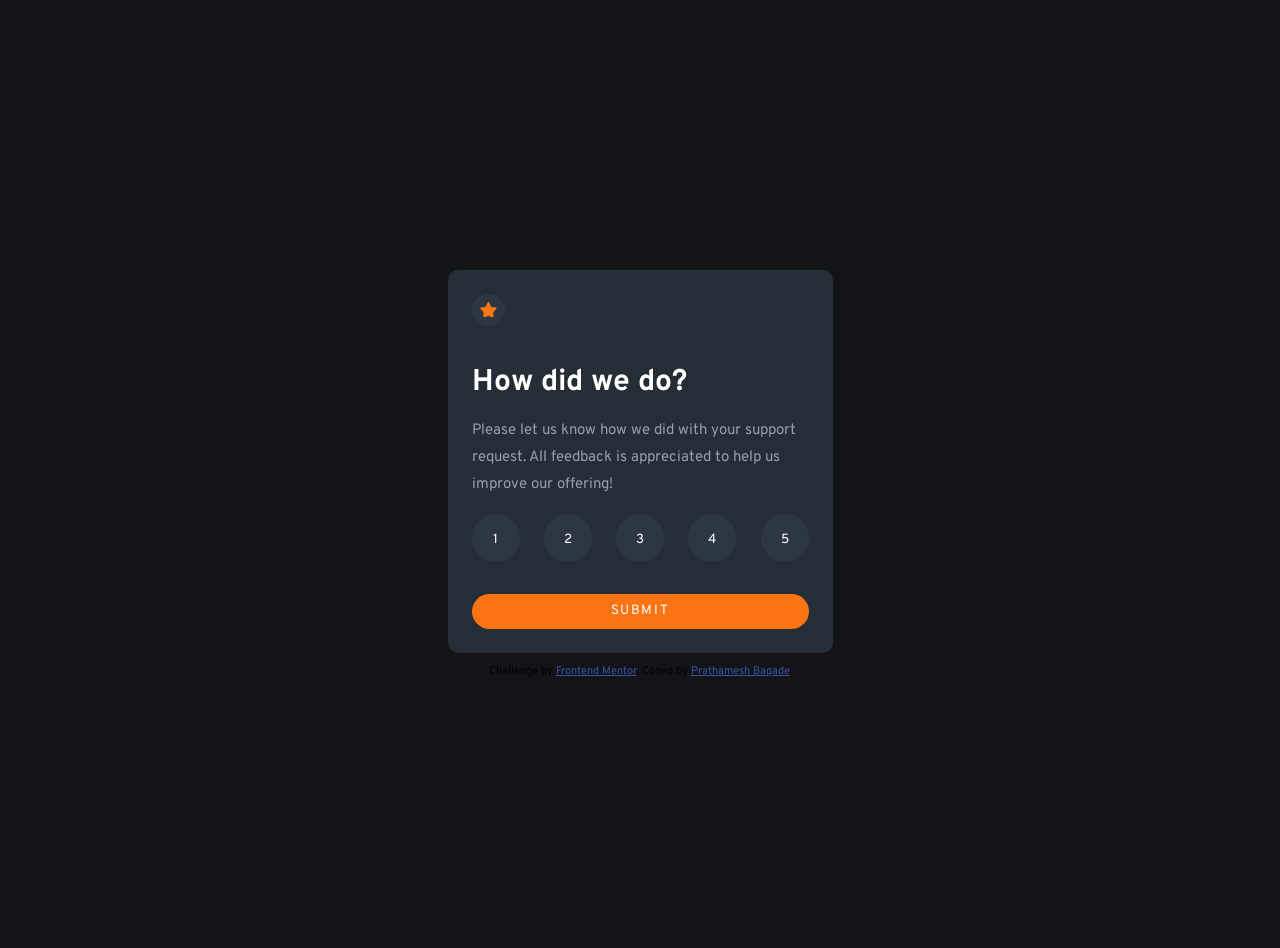
<file: interactive-rating-component-main/index.html>
<!DOCTYPE html>
<html lang="en">
<head>
  <meta charset="UTF-8">
  <meta name="viewport" content="width=device-width, initial-scale=1.0"> <!-- displays site properly based on user's device -->

  <link rel="icon" type="image/png" sizes="32x32" href="./images/favicon-32x32.png">
  <link rel="stylesheet" href="style.css">
  <title>Frontend Mentor | Interactive rating component</title>

  <!-- Feel free to remove these styles or customise in your own stylesheet 👍 -->
 
</head>
<body>

  <main>
    <div class="main-container">
      <img src="./images/icon-star.svg" alt="star">
      <h1>How did we do?</h1>
      <p>Please let us know how we did with your support request. All feedback is appreciated 
        to help us improve our offering!
      </p>
      <ul>
        <li><button class="btn">1</button></li>
        <li><button class="btn">2</button></li>
        <li><button class="btn">3</button></li>
        <li><button class="btn">4</button></li>
        <li><button class="btn">5</button></li>
      </ul>


      <button class="btn-submit" id="submit">Submit
      </button>
    </div>



    <div class="thank-you hidden ">
      <img src="./images/illustration-thank-you.svg" >
      <p class="gray">You selected <span id="rating"></span> out of 5</p>
      <h2>Thank you!</h2>
      <p>We appreciate you taking the time to give a rating. If you ever need more support, 
        don’t hesitate to get in touch!</p>
    </div>
  </main>

  <!-- Rating state start -->

  

  

  <!-- Rating state end -->

  <!-- Thank you state start -->

  

  

  

  <!-- Thank you state end -->

  
  <div class="attribution">
    Challenge by <a href="https://www.frontendmentor.io?ref=challenge" target="_blank">Frontend Mentor</a>. 
    Coded by <a href="https://app.netlify.com/teams/mritachi008/overview">Prathamesh Bagade</a>.
  </div>

  <script src="main.js"></script>
</body>
</html>
</file>
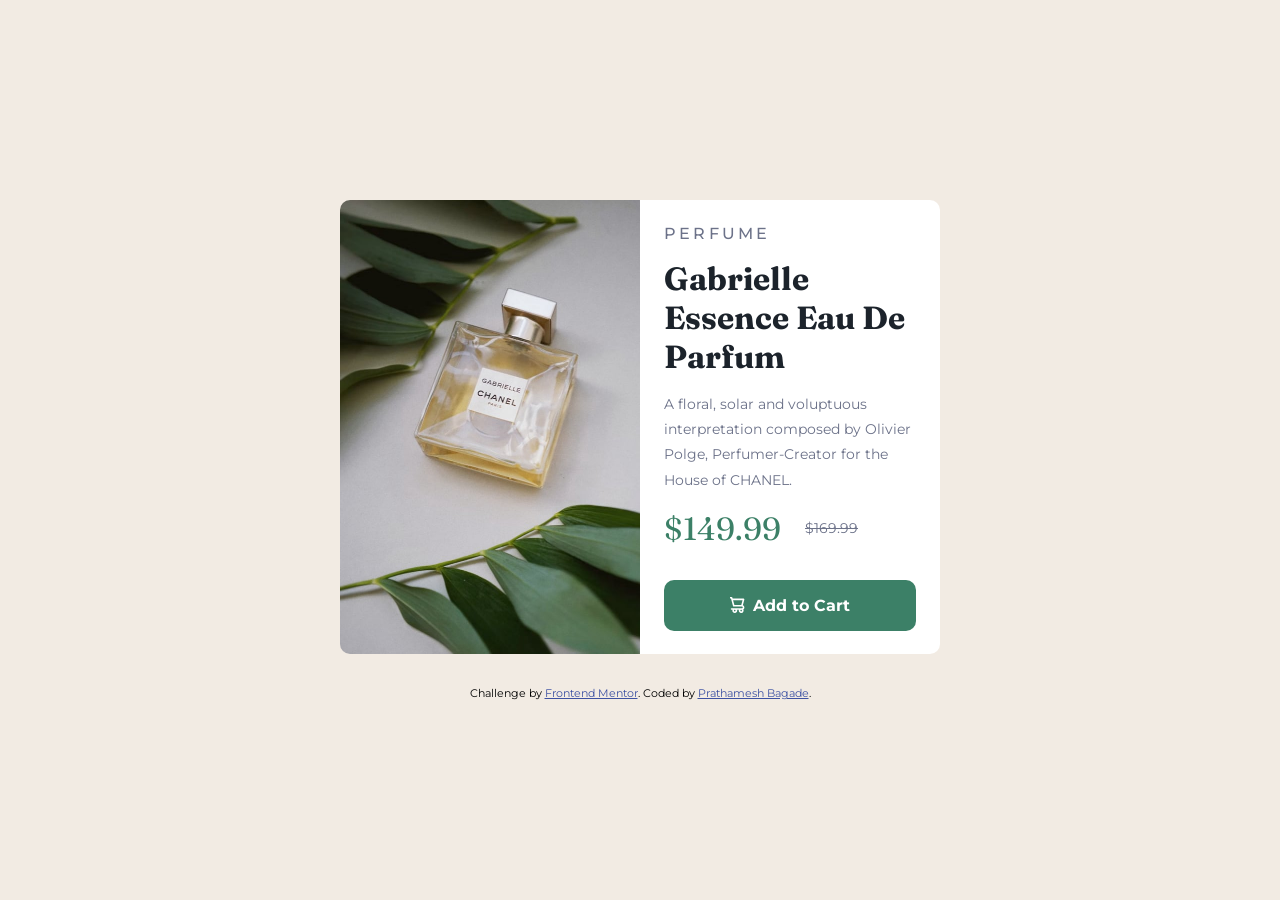
<file: product-preview-card-component-main/index.html>
<!DOCTYPE html>
<html lang="en">
<head>
  <meta charset="UTF-8">
  <meta name="viewport" content="width=device-width, initial-scale=1.0"> <!-- displays site properly based on user's device -->
  <link rel="stylesheet" href="style.css">
  <link rel="icon" type="image/png" sizes="32x32" href="./images/favicon-32x32.png">
  
  <title>Product preview card component</title>

  <!-- Feel free to remove these styles or customise in your own stylesheet 👍 -->
  
</head>
<body>
  <main class="container">
    <article>
      <picture>
        <source media="(min-width: 768px)" srcset="./images/image-product-desktop.jpg" ></source>
        <img src="./images/image-product-mobile.jpg" alt="mobile img" >
      </picture>
    </article>

    <article>
      <h2>perfume</h2>

      <h1>Gabrielle Essence Eau De Parfum</h1>
  
     <p> A floral, solar and voluptuous interpretation composed by Olivier Polge, 
      Perfumer-Creator for the House of CHANEL. </p>
      <ul>
        <li class="price" >$149.99</li>
        <li><s>$169.99</s></li>
      </ul>
      <button class="btn"><img src="./images/icon-cart.svg">Add to Cart</button>
      
      
      
    </article>
    
    
  
  </main>
  
  <div class="attribution">
    Challenge by <a href="https://www.frontendmentor.io?ref=challenge" target="_blank">Frontend Mentor</a>. 
    Coded by <a href="https://app.netlify.com/teams/mritachi008/overview">Prathamesh Bagade</a>.
  </div>
</body>
</html>
</file>
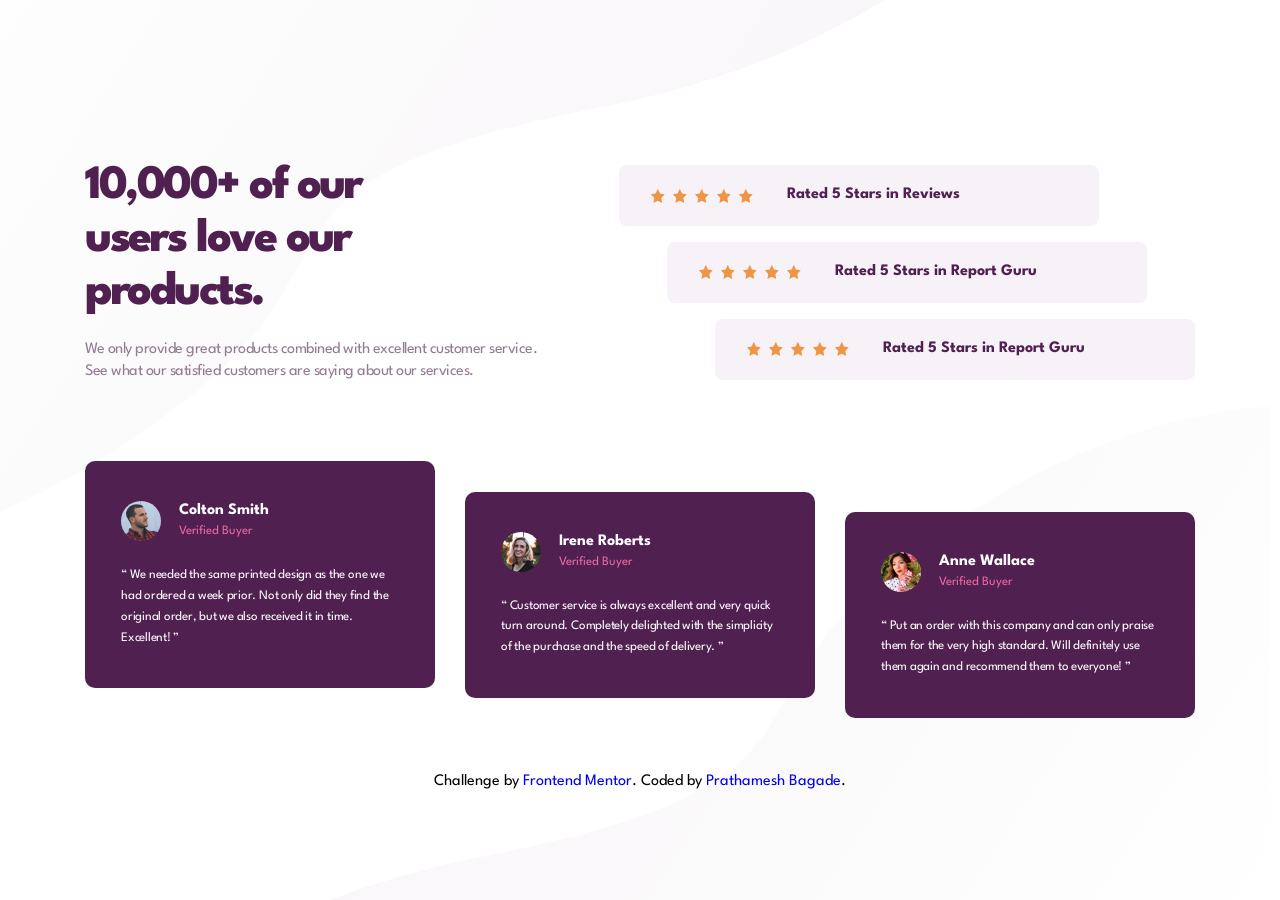
<file: social-proof-section-master/index.html>
<!DOCTYPE html>
<html lang="en">
  <head>
    <meta charset="UTF-8" />
    <meta name="viewport" content="width=device-width, initial-scale=1.0" />
    <!-- displays site properly based on user's device -->
    <link rel="stylesheet" href="style.css">
    <link
      rel="icon"
      type="image/png"
      sizes="32x32"
      href="./images/favicon-32x32.png"
    />

    <title>Social proof section</title>

    <!-- Feel free to remove these styles or customise in your own stylesheet 👍 -->
    
  </head>
  <body>
    <main class="container">
      <div class="wrapper">
        <div class="product"> 
          <div class="heading">
            <h1>10,000+ of our users love our products.</h1>
            <p>We only provide great products combined with excellent customer service. See what our satisfied customers are saying about our services.</p>
          </div>

          <div class="rating">
            <div class="rating__review">
              <div class="stars">
              <img src="./images/icon-star.svg" alt="rating start">
              <img src="./images/icon-star.svg" alt="rating start">
              <img src="./images/icon-star.svg" alt="rating start">
              <img src="./images/icon-star.svg" alt="rating start">
              <img src="./images/icon-star.svg" alt="rating start">
              </div>
              <h2>Rated 5 Stars in Reviews</h2>
            </div>

            <div class="rating__review mid-left">
              <div class="stars">
                <img src="./images/icon-star.svg" alt="rating start">
                <img src="./images/icon-star.svg" alt="rating start">
                <img src="./images/icon-star.svg" alt="rating start">
                <img src="./images/icon-star.svg" alt="rating start">
                <img src="./images/icon-star.svg" alt="rating start">
              </div>
              <h2>Rated 5 Stars in Report Guru</h2>
            </div>


            <div class="rating__review left">
              <div class="stars">
                <img src="./images/icon-star.svg" alt="rating start">
                <img src="./images/icon-star.svg" alt="rating start">
                <img src="./images/icon-star.svg" alt="rating start">
                <img src="./images/icon-star.svg" alt="rating start">
                <img src="./images/icon-star.svg" alt="rating start">
              </div>
              <h2>Rated 5 Stars in Report Guru</h2>
            </div>

          </div>
        </div>

        <section class="card"> 
          <div class="card__user">
            <div class="profile__info">
              <div class="profile__photo">
                <img src="./images/image-colton.jpg" alt="man photography">
              </div>
              <div class="profile__name">
                <h3>Colton Smith</h3>
                <h4>Verified Buyer</h4>
              </div>
            </div>

            <div>
              <p>“ We needed the same printed design as the one we had ordered a week prior. Not only did they find the original order, but we also received it in time. Excellent! ”</p>
            </div>
          </div>

          <div class="card__user mid">
            <div class="profile__info">
              <div class="profile__photo">
                <img src="./images/image-irene.jpg" alt="woman photography">
              </div>
              <div class="profile__name">
                <h3>Irene Roberts</h3>
                <h4>Verified Buyer</h4>
              </div>
            </div>
  
            <div>
              <p>“ Customer service is always excellent and very quick turn around. Completely delighted with the simplicity of the purchase and the speed of delivery. ”</p>
            </div>
          </div>
  
          <div class="card__user top">
            <div class="profile__info">
              <div class="profile__photo">
                <img src="./images/image-anne.jpg" alt="woman photography">
              </div>
              <div class="profile__name">
                <h3>Anne Wallace</h3>
                <h4>Verified Buyer</h4>
              </div>
            </div>
  
            <div>
              <p>“ Put an order with this company and can only praise them for the very high standard. Will definitely use them again and recommend them to everyone! ”</p>
            </div>
          </div>
        </section>
      </div>
    </main>

    <div class="attribution">
      Challenge by
      <a href="https://www.frontendmentor.io?ref=challenge" target="_blank"
        >Frontend Mentor</a
      >. Coded by <a href="https://app.netlify.com/teams/mritachi008/overview">Prathamesh Bagade</a>.
    </div>
  </body>
</html>
</file>
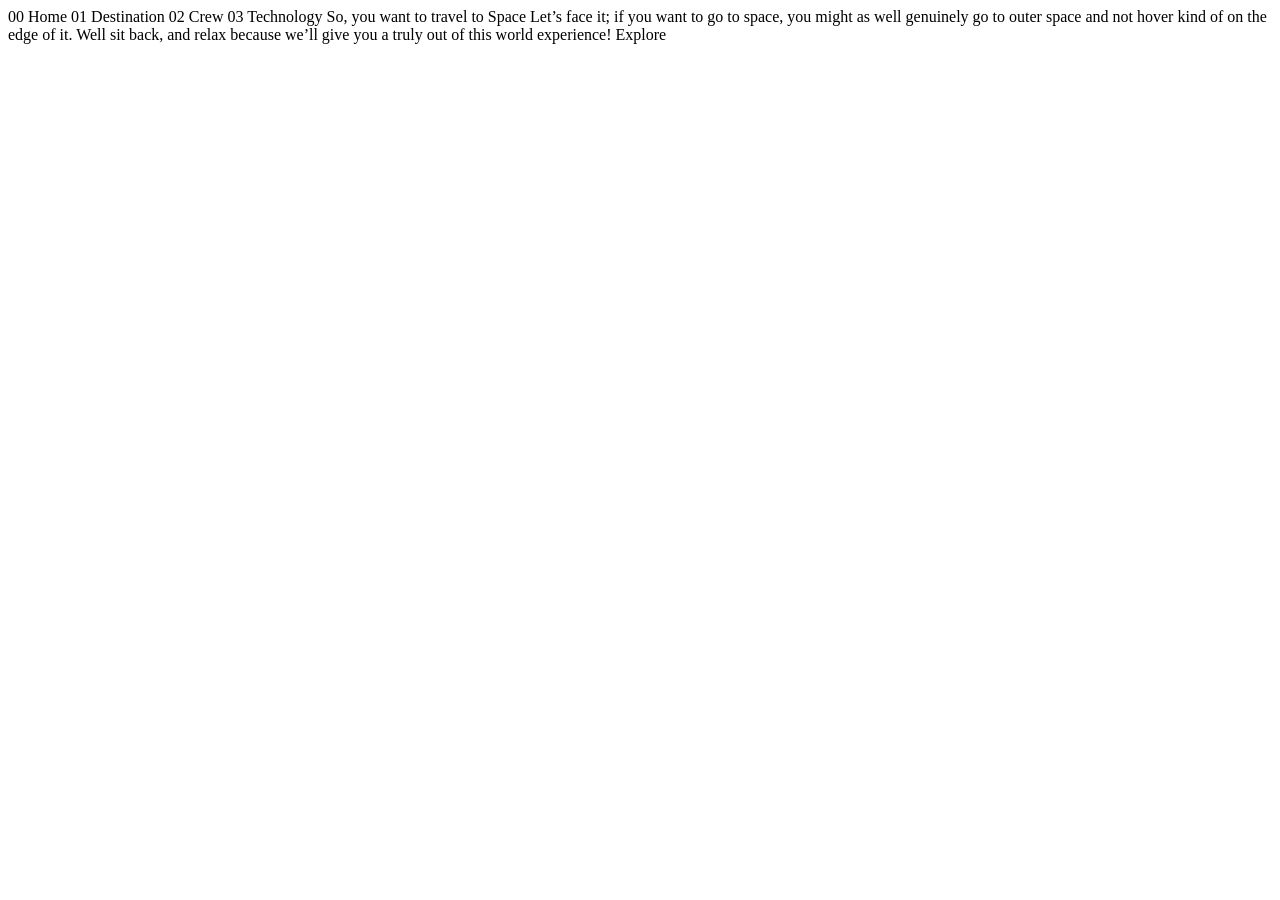
<file: space-tourism-website-main/starter-code/index.html>
<!DOCTYPE html>
<html lang="en">
<head>
  <meta charset="UTF-8">
  <meta name="viewport" content="width=device-width, initial-scale=1.0">

  <link rel="icon" type="image/png" sizes="32x32" href="./assets/favicon-32x32.png">
  
  <title>Frontend Mentor | Space tourism website</title>
</head>
<body>

  00 Home
  01 Destination
  02 Crew
  03 Technology

  So, you want to travel to
  Space
  Let’s face it; if you want to go to space, you might as well genuinely go to 
  outer space and not hover kind of on the edge of it. Well sit back, and relax 
  because we’ll give you a truly out of this world experience!

  Explore

</body>
</html>
</file>
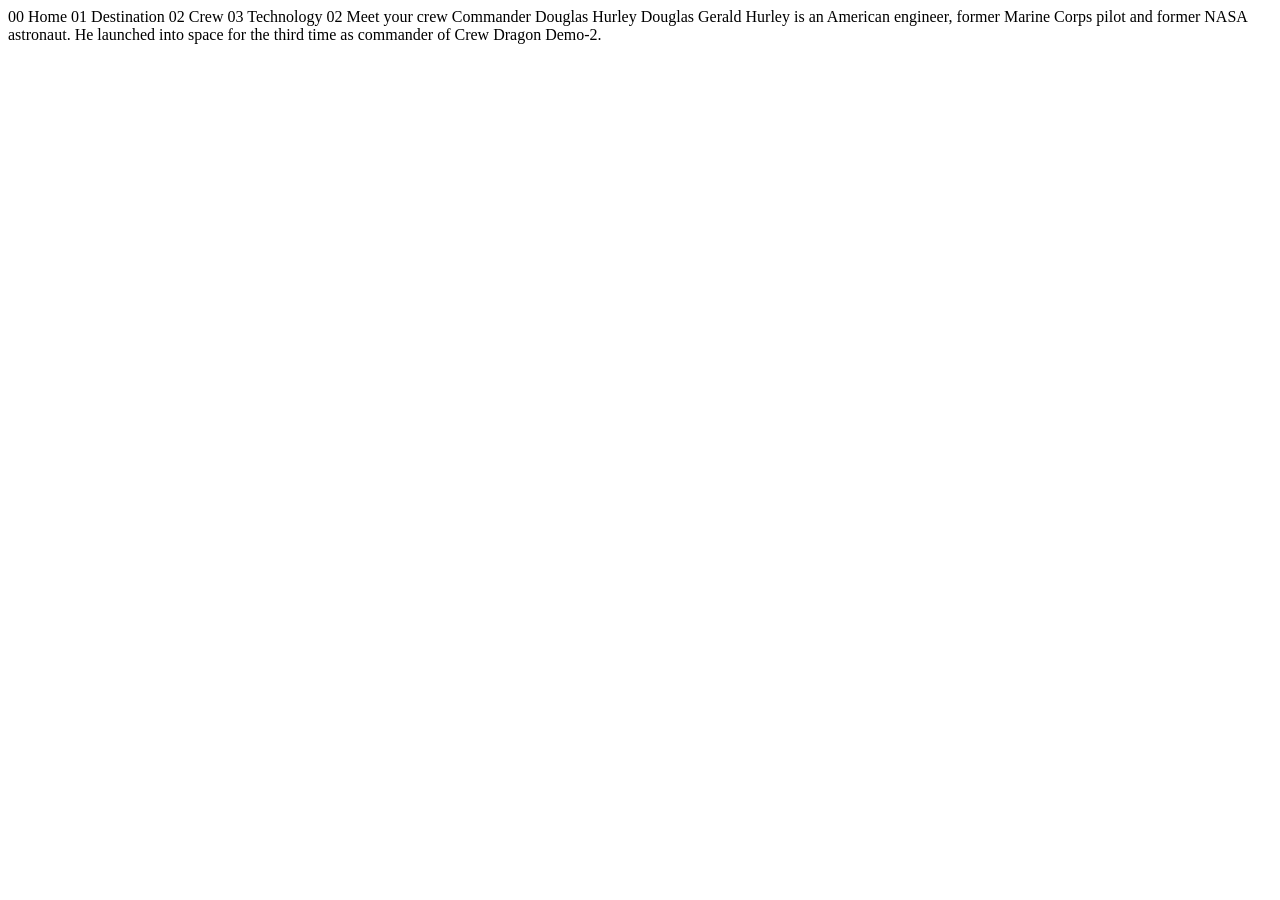
<file: space-tourism-website-main/starter-code/crew-commander.html>
<!DOCTYPE html>
<html lang="en">
<head>
  <meta charset="UTF-8">
  <meta name="viewport" content="width=device-width, initial-scale=1.0">

  <link rel="icon" type="image/png" sizes="32x32" href="./assets/favicon-32x32.png">
  
  <title>Frontend Mentor | Space tourism website</title>
</head>
<body>

  00 Home
  01 Destination
  02 Crew
  03 Technology

  02 Meet your crew

  Commander
  Douglas Hurley

  Douglas Gerald Hurley is an American engineer, former Marine Corps pilot 
  and former NASA astronaut. He launched into space for the third time as 
  commander of Crew Dragon Demo-2.
</body>
</html>
</file>
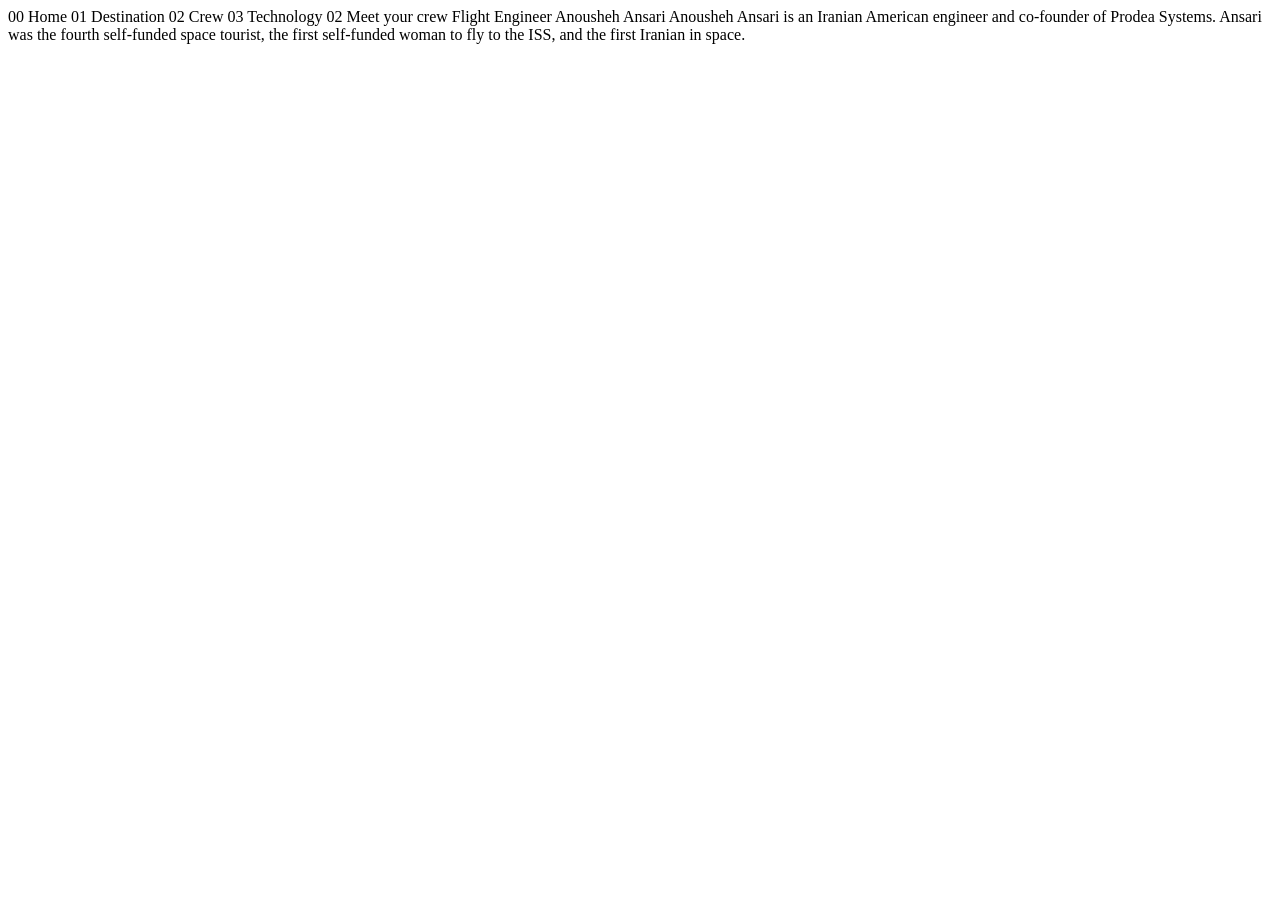
<file: space-tourism-website-main/starter-code/crew-engineer.html>
<!DOCTYPE html>
<html lang="en">
<head>
  <meta charset="UTF-8">
  <meta name="viewport" content="width=device-width, initial-scale=1.0">

  <link rel="icon" type="image/png" sizes="32x32" href="./assets/favicon-32x32.png">
  
  <title>Frontend Mentor | Space tourism website</title>
</head>
<body>

  00 Home
  01 Destination
  02 Crew
  03 Technology

  02 Meet your crew

  Flight Engineer
  Anousheh Ansari

  Anousheh Ansari is an Iranian American engineer and co-founder of Prodea Systems. 
  Ansari was the fourth self-funded space tourist, the first self-funded woman to 
  fly to the ISS, and the first Iranian in space. 
</body>
</html>
</file>
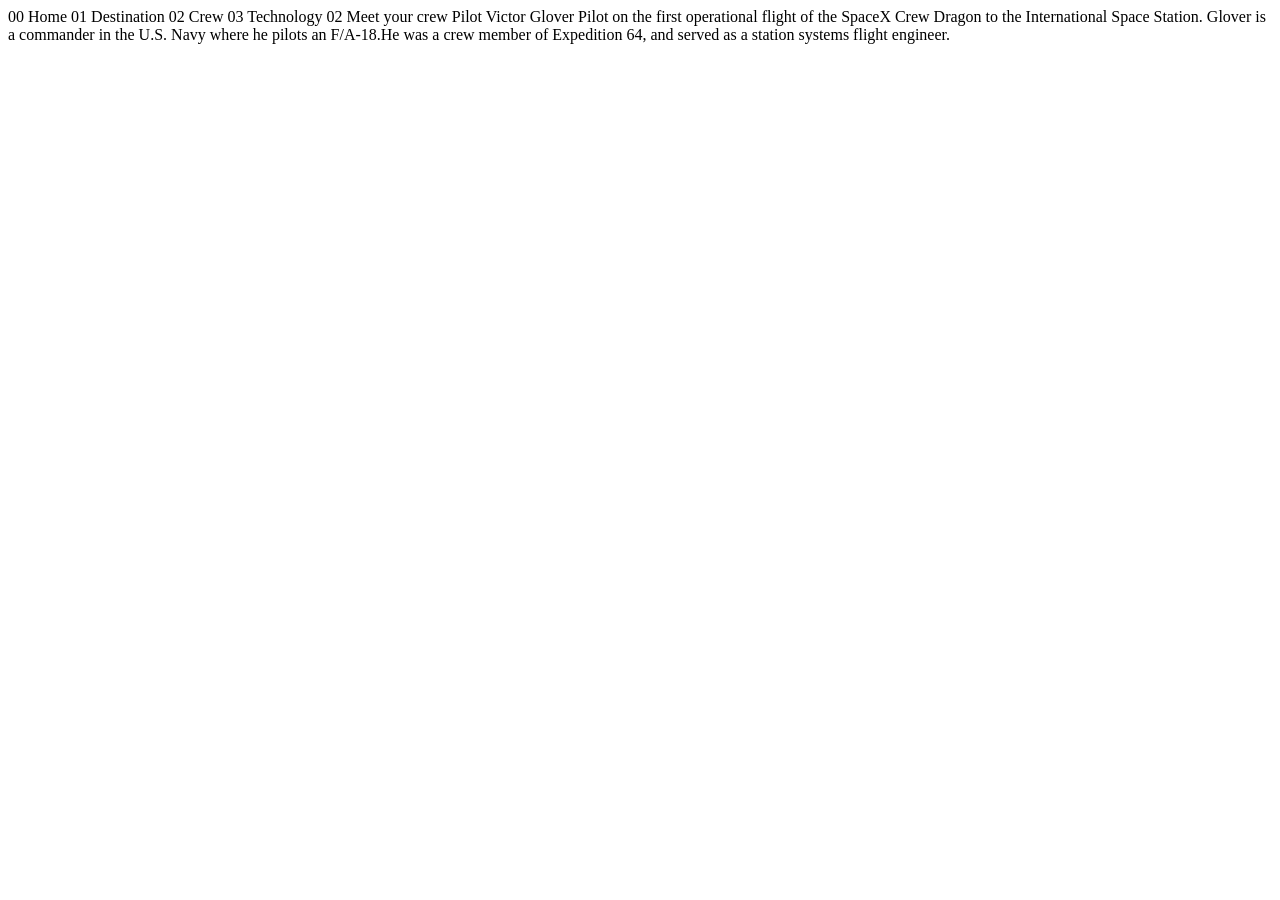
<file: space-tourism-website-main/starter-code/crew-pilot.html>
<!DOCTYPE html>
<html lang="en">
<head>
  <meta charset="UTF-8">
  <meta name="viewport" content="width=device-width, initial-scale=1.0">

  <link rel="icon" type="image/png" sizes="32x32" href="./assets/favicon-32x32.png">
  
  <title>Frontend Mentor | Space tourism website</title>
</head>
<body>

  00 Home
  01 Destination
  02 Crew
  03 Technology

  02 Meet your crew

  Pilot
  Victor Glover

  Pilot on the first operational flight of the SpaceX Crew Dragon to the 
  International Space Station. Glover is a commander in the U.S. Navy where 
  he pilots an F/A-18.He was a crew member of Expedition 64, and served as a 
  station systems flight engineer. 
</body>
</html>
</file>
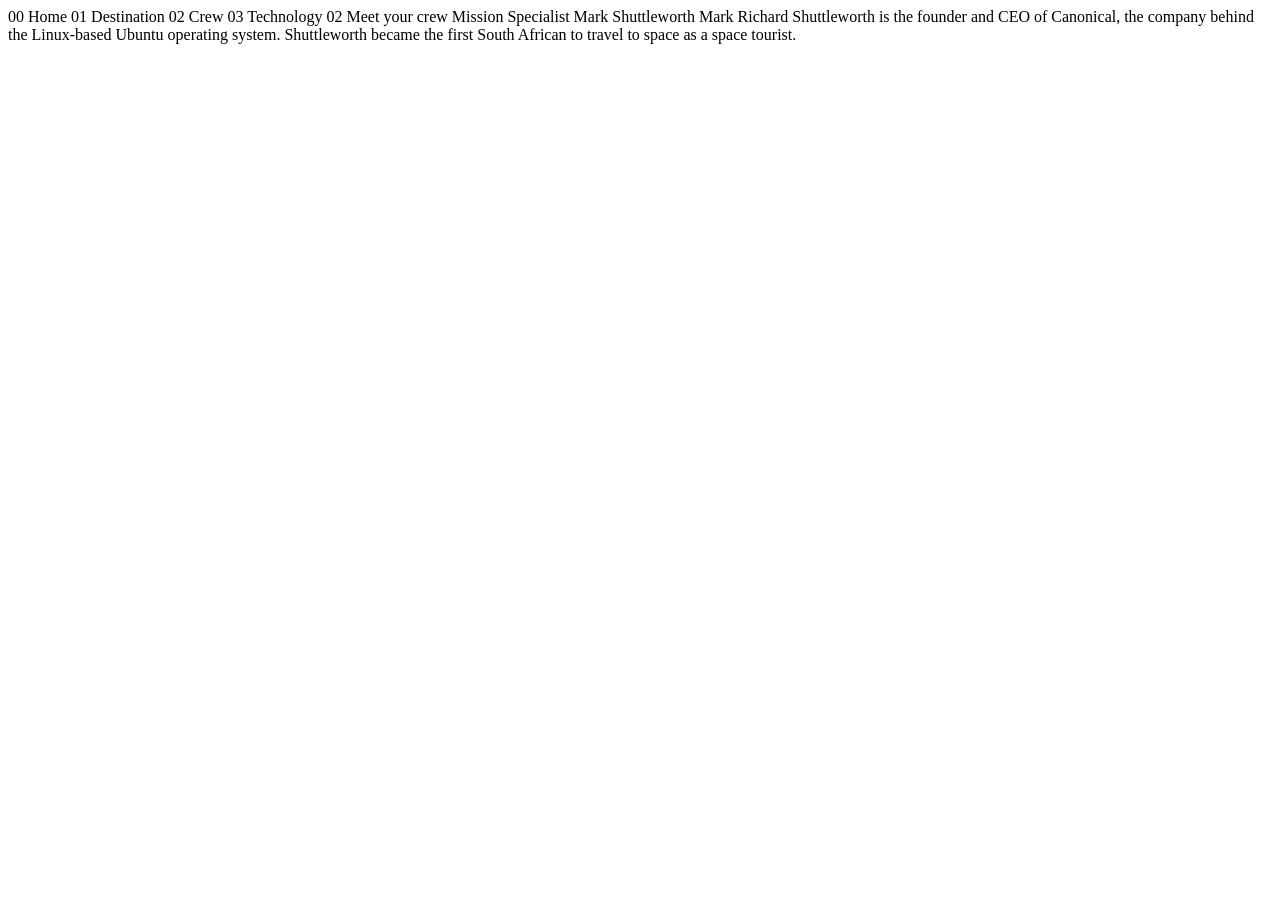
<file: space-tourism-website-main/starter-code/crew-specialist.html>
<!DOCTYPE html>
<html lang="en">
<head>
  <meta charset="UTF-8">
  <meta name="viewport" content="width=device-width, initial-scale=1.0">

  <link rel="icon" type="image/png" sizes="32x32" href="./assets/favicon-32x32.png">
  
  <title>Frontend Mentor | Space tourism website</title>
</head>
<body>

  00 Home
  01 Destination
  02 Crew
  03 Technology

  02 Meet your crew

  Mission Specialist
  Mark Shuttleworth

  Mark Richard Shuttleworth is the founder and CEO of Canonical, the company behind 
  the Linux-based Ubuntu operating system. Shuttleworth became the first South 
  African to travel to space as a space tourist.
</body>
</html>
</file>
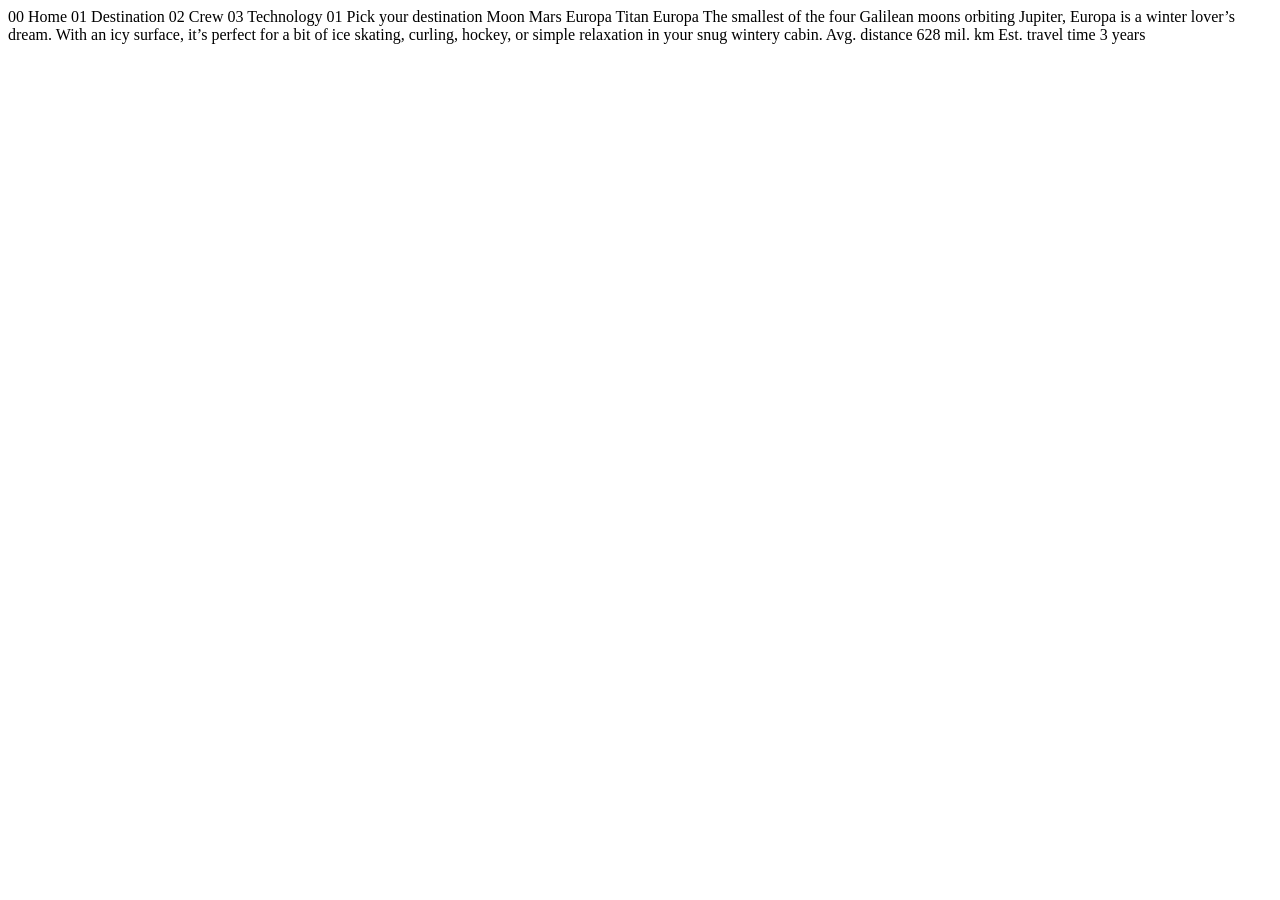
<file: space-tourism-website-main/starter-code/destination-europa.html>
<!DOCTYPE html>
<html lang="en">
<head>
  <meta charset="UTF-8">
  <meta name="viewport" content="width=device-width, initial-scale=1.0">

  <link rel="icon" type="image/png" sizes="32x32" href="./assets/favicon-32x32.png">
  
  <title>Frontend Mentor | Space tourism website</title>
</head>
<body>

  00 Home
  01 Destination
  02 Crew
  03 Technology

  01 Pick your destination

  Moon
  Mars
  Europa
  Titan

  Europa

  The smallest of the four Galilean moons orbiting Jupiter, Europa is a 
  winter lover’s dream. With an icy surface, it’s perfect for a bit of 
  ice skating, curling, hockey, or simple relaxation in your snug 
  wintery cabin.

  Avg. distance
  628 mil. km

  Est. travel time
  3 years
</body>
</html>
</file>
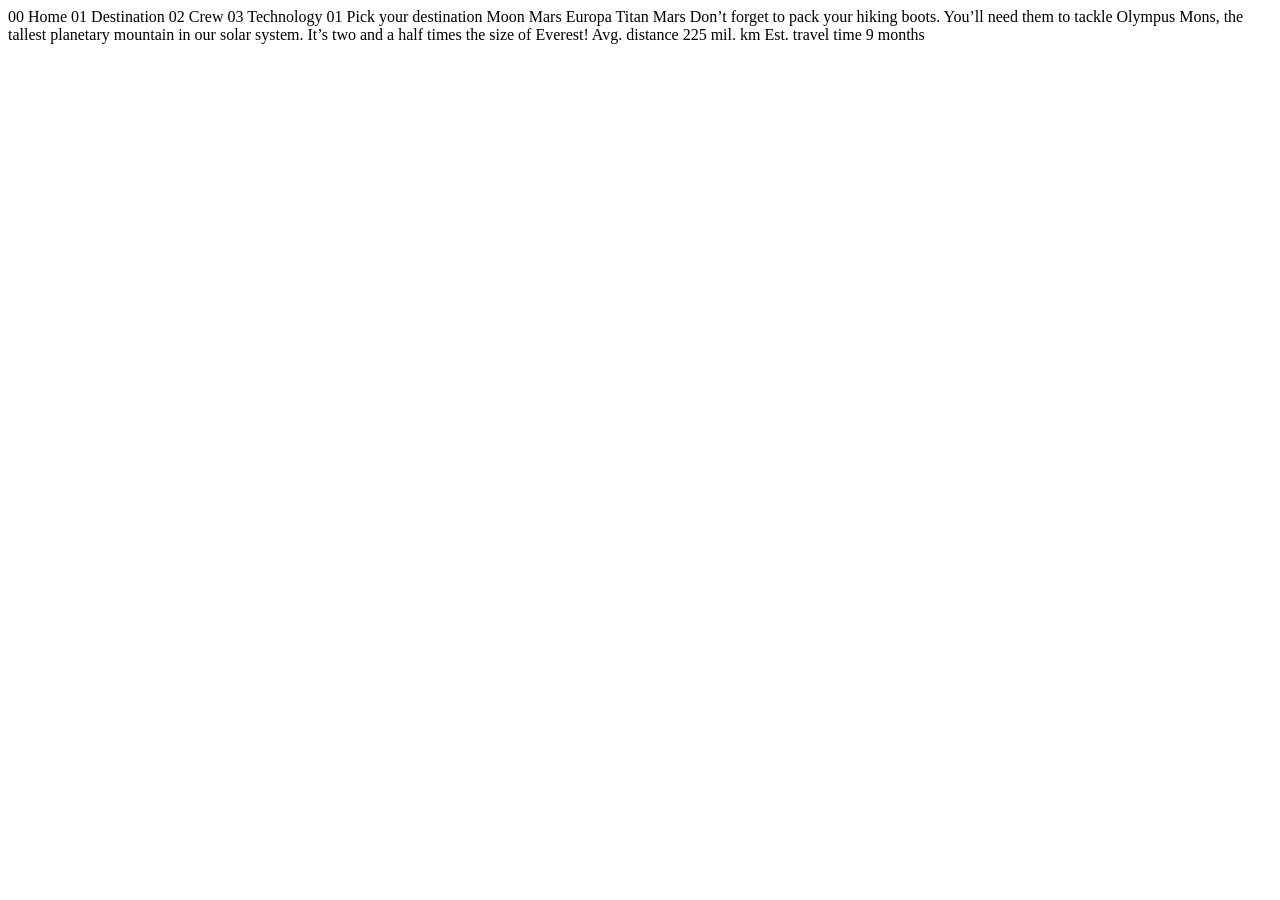
<file: space-tourism-website-main/starter-code/destination-mars.html>
<!DOCTYPE html>
<html lang="en">
<head>
  <meta charset="UTF-8">
  <meta name="viewport" content="width=device-width, initial-scale=1.0">

  <link rel="icon" type="image/png" sizes="32x32" href="./assets/favicon-32x32.png">
  
  <title>Frontend Mentor | Space tourism website</title>
</head>
<body>

  00 Home
  01 Destination
  02 Crew
  03 Technology

  01 Pick your destination

  Moon
  Mars
  Europa
  Titan

  Mars

  Don’t forget to pack your hiking boots. You’ll need them to tackle Olympus Mons, 
  the tallest planetary mountain in our solar system. It’s two and a half times 
  the size of Everest!

  Avg. distance
  225 mil. km

  Est. travel time
  9 months
</body>
</html>
</file>
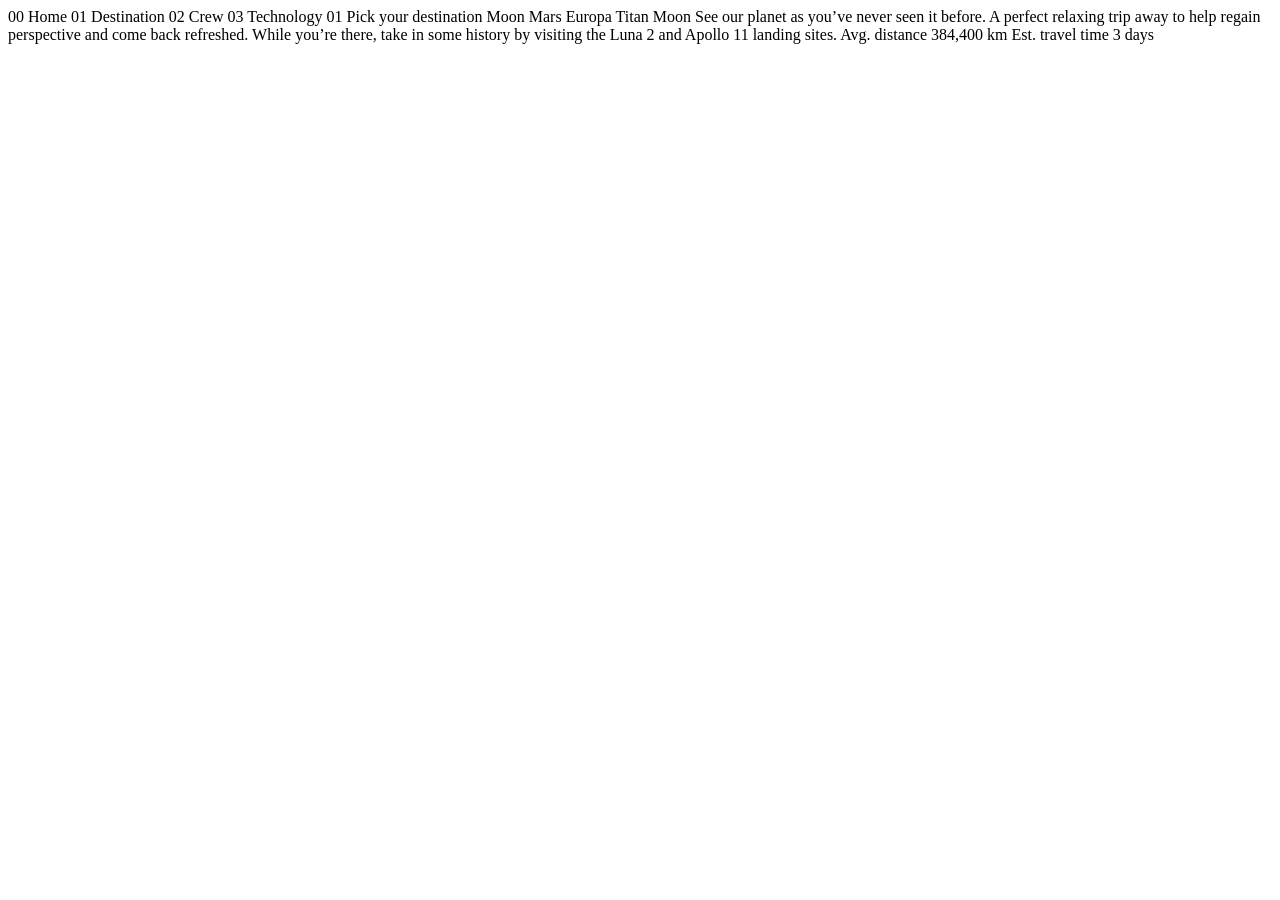
<file: space-tourism-website-main/starter-code/destination-moon.html>
<!DOCTYPE html>
<html lang="en">
<head>
  <meta charset="UTF-8">
  <meta name="viewport" content="width=device-width, initial-scale=1.0">

  <link rel="icon" type="image/png" sizes="32x32" href="./assets/favicon-32x32.png">
  
  <title>Frontend Mentor | Space tourism website</title>
</head>
<body>

  00 Home
  01 Destination
  02 Crew
  03 Technology

  01 Pick your destination

  Moon
  Mars
  Europa
  Titan

  Moon

  See our planet as you’ve never seen it before. A perfect relaxing trip away to help 
  regain perspective and come back refreshed. While you’re there, take in some history 
  by visiting the Luna 2 and Apollo 11 landing sites.

  Avg. distance
  384,400 km

  Est. travel time
  3 days
</body>
</html>
</file>
<file: interactive-rating-component-main/style.css>
@import url('https://fonts.googleapis.com/css2?family=Overpass:wght@400;700&display=swap');

.attribution { 
    font-size: 11px; 
    text-align: center; 
    margin-top: 11px;
}
.attribution a { 
    color: hsl(228, 45%, 44%); }

*{
    margin: 0;
    padding: 0;
    box-sizing: border-box;
}
body{
    font-family: "Overpass", sans-serif;
    font-size: 15px;
    background-color: hsl(216, 12%, 8%);
    margin: 1.5rem;
    display: flex;
    flex-direction: column;
    align-items: center;
    justify-content: center;
    min-height: 100vh;
}

main{
    width: 385px;
}

button{
    font-family: inherit;

}

ul{
    list-style-type: none;
}

.main-container, .thank-you {
    background-color: hsl(213, 19%, 18%);
    padding: 1.5rem;
    border-radius: 0.625rem;
}

.main-container img{
    background-color: hsl(213, 20%, 22%);
    padding: 0.5rem;
    border-radius: 50%;
}

.main-container h1 {
    color: white;
    margin: 2rem 0 1rem;

}

p{
    line-height:1.8;
}

.main-container p {
    color: hsl(217, 12%, 63%);
    margin-bottom: 1rem;

}

.main-container ul {
    display: flex;
    flex-wrap: wrap;
    justify-content: space-between;
    align-items: center;
    margin-bottom: 2rem;
}

.main-container ul li button {
    width: 3rem;
    height: 3rem;
    border-radius: 50%;
    border: none;
    background-color: hsl(213, 20%, 22%);
    color: white;
    padding-top:0.2rem;
    cursor: pointer;
    transition: 0.3s;
}

.main-container ul li button:hover{
    background-color: hsl(25, 97%, 53%);
}

.main-container ul li button:focus{
    background-color: hsl(217, 12%, 63%);
}

.btn-submit {
    background-color: hsl(25, 97%, 53%);
    width: 100%;
    padding: 0.5rem 0 0.6rem;
    border: none;
    border-radius: 30px;
    color: white;
    text-transform: uppercase;
    letter-spacing: 0.1rem;
    cursor: pointer;
    transition: 0.3s;

}

.thank-you{
    display: flex;
    flex-direction: column;
    align-items: center;
    justify-self: center;
    text-align: center;
    line-height: 0px;
}

.thank-you .gray{
    background-color: hsl(213, 20%, 22%);
    border-radius: 30px;
    color: hsl(25, 97%, 53%);
    padding: 0.2rem 0.5rem 0;
    font-size: 0.9rem;
    margin-bottom: 2rem;
}

.thank-you h2 {
    color: white;
    margin-bottom: 1rem;

}

.thank-you p {
    color: hsl(217, 12%, 63%);
    margin-bottom: 2rem;
    color: white;
    margin: 2rem;

}

.btn-submit:hover{
    background-color: white;
    color: hsl(25, 97%, 53%);
}

.thank-you {
    display: block;
    margin: 0 auto 2rem;
}


.hidden{
    display: none;
}
</file>
<file: product-preview-card-component-main/style.css>
/* # Front-end Style Guide

## Layout

The designs were created to the following widths:

- Mobile: 375px
- Desktop: 1440px

## Colors

### Primary

- Dark cyan: hsl(158, 36%, 37%)
- Cream: hsl(30, 38%, 92%)

### Neutral

- Very dark blue: hsl(212, 21%, 14%)
- Dark grayish blue: hsl(228, 12%, 48%)
- White: hsl(0, 0%, 100%)

## Typography

### Body Copy

- Font size (paragraph): 14px

### Font

- Family: [Montserrat](https://fonts.google.com/specimen/Montserrat)
- Weights: 500, 700

- Family: [Fraunces](https://fonts.google.com/specimen/Fraunces)
- Weights: 700 */
@import url('https://fonts.googleapis.com/css2?family=Fraunces:opsz,wght@9..144,700&family=Montserrat:wght@500;700&display=swap');


*{
    margin: 0;
    padding: 0;
    box-sizing: border-box;
}

img{
    max-width: 100%;
    
}
body{
    font-size: 14px;
    font-family: 'Montserrat', sans-serif;
    background-color: hsl(30, 38%, 92%);
    display: flex;
    flex-direction: column;
    align-items: center;
    justify-content: center;
    min-height: calc(100vh - 0.1px);
    margin: 0 1.5rem;
}

h1, .price {
    font-family: 'Fraunces', sans-serif;
}

h1{
    color:hsl(212 , 21%, 14%) ;
}

.price{
    color: hsl(158, 36%, 37%);
}
ul{
    list-style: none;
}

h2{
    text-transform: uppercase;
    font-size: 1rem;
    font-weight: 500;
    color: hsl(228, 12%, 48%);
    margin-bottom: 1rem;
    letter-spacing: 0.2rem;
}

.container h1 {
    margin-bottom: 1rem;
    font-size: 2rem;
}

.container ul li:first-child{
    font-size: 2rem;
    margin-right: 1.5rem;
}

.container ul li:last-child{
    color: hsl(228, 12%, 48%);
}

.container ul {
    display: flex;
    align-items: center;
    margin-bottom: 2rem;
}
.container p {
    margin-bottom: 2rem;

}
.container article:first-child img{
    border-radius: 1rem 1rem 0 0;
}
.container article:last-child {
    background-color: #fff;
    padding: 1.5rem;
    border-radius:0 0 1rem 1rem;
    margin-top: -1rem;
}

.container {
    max-width: 600px;
    
}


.container .btn{
    color: #fff;
    background-color: hsl(158, 36%, 37%);
    font-weight: 700;
    font-size: 1rem;
    padding: 1rem 2rem;
    width: 100%;
    border: none;
    border-radius: 0.625rem;
    outline: none;
    cursor: pointer;
    transition: 0.3s;
    display: flex;
    align-items: center;
    justify-content: center;
}

.container .btn:hover{
    background-color: hsl(158, 38%, 20%);
}
.container .btn img {
    margin-right: 0.5rem;
}

p{
    color: hsl(228, 12%, 48%);
    line-height: 1.8;
}

button, li {
    font-family: inherit;
}

.attribution { font-size: 11px; text-align: center; margin-top: 2rem; }
.attribution a { color: hsl(228, 45%, 44%); }




@media (min-width: 640px){
    .container{
        display: grid;
        grid-template-columns: repeat(2, 1fr);
    }

    .container article:first-child img {
        border-radius: 0.625rem 0 0 0.625rem;
        /* height: ; */
        width: 100%;
    }
    .container article:last-child {
        border-radius: 0 0.625rem 0.625rem 0;
        margin-top: 0;
        padding: 1.5rem 1.5rem 0;
    }

    picture img {
        height: 100%;
    }
    .container p {
        margin-bottom: 1rem;
    }

    
}
</file>
<file: social-proof-section-master/style.css>
@import url("https://fonts.googleapis.com/css2?family=Spartan:wght@200;300;400;500;700;800&display=swap");

* {
    margin: 0;
    padding: 0;
    text-decoration: 0;
    box-sizing: border-box;
    font-size: 16px;
  }

body {
    display: flex;
    flex-direction: column;
    align-items: center;
    justify-content: center;
    min-height: 100vh;
    line-height: 1.3;
    text-rendering: optimizeSpeed;
    font-family: 'Spartan';
    background-color: hsla(0, 0%, 100%, 1);
    background-image: url(images/bg-pattern-top-desktop.svg), url(images/bg-pattern-bottom-desktop.svg);
    background-position: left -185px top -236px, right 10px bottom -300px;
    background-repeat: no-repeat, no-repeat;
    background-attachment: fixed, fixed;
    background-size: contain, contain;
  }
  
  /* headings and general text*/
  
  h1 {
    font-weight: 800;
    font-size: 48px;
    letter-spacing: -2.5px;
    line-height: 1.1;
    color:hsla(300, 43%, 22%, 1);
    max-width: 350px;
    padding-bottom: 1.2rem;
    transition: ease-in-out 0.3s;
  }
  
  
  
  
  
  .heading p {
    font-weight: 400;
    font-size: 1rem;
    align-self: baseline;
    line-height: 1.4;
    letter-spacing: -0.5px;
    color: hsla(303, 10%, 53%, 1);
    max-width: 480px;
  }
  
  /* .container */
  
  .container {
    max-width: 1110px;
    margin: 3.375rem 1.5rem;
  }
  
  /* rating section */
  
  .product {
    display: grid;
    grid-template-columns: 1fr 1fr;
    align-items: center;
    gap: 60px;
    padding-bottom: 3rem;
  }
  
  .rating__review {
    display: flex;
    gap: 34px;
    width: 30rem;
    align-items: center;
    padding: 1.25rem 2rem;
    color: hsla(300, 43%, 22%, 1);
    background-color: hsla(301, 23%, 96%, 1);
    border-radius: 0.5rem;
    transition: ease-in-out 0.3s;
  }
  
  .rating__review+.rating__review {
    margin-top: 16px;
  }
  
  .rating__review:hover {
    filter: saturate(3);
    transform: translateX(-48px);
  }
  
  .stars {
    display: flex;
    flex-direction: row;
    gap: 0.5rem;
    transition: ease-in-out 0.3s;
  }
  
  .stars img {
    width: 0.875rem;
    height: 0.875rem;
    transition: ease-in 0.3s;
  }
  
  .mid-left {
    margin-left: 3rem;
  }
  
  .left {
    margin-left: 6rem;
  }
  
  .mid {
    margin-top: 2.5rem;
  }
  
  .top {
    margin-top: 5rem;
  }
  
  /* testimonials */
  
  .card {
    display: grid;
    align-items: center;
    grid-template-columns: repeat(3, 1fr);
    gap: 1.875rem;
  }
  
  .profile__photo img {
    display: block;
    border-radius: 50%;
    width: 2.5rem;
    height: 2.5rem;
  }
  
  .card__user {
    padding: 2.5rem 2.25rem;
    border-radius: 10px;
    background-color: hsla(300, 43%, 22%, 1);
    transition: ease-in-out 0.3s;
  }
  
  .card__user:hover {
    transform: translatey(-20px);
    transition: ease-in-out 0.3s;
    filter: brightness(1.3);
    background-color: rgb(87, 25, 87);
  }
  
  .profile__info {
    display: flex;
    flex-direction: row;
    gap: 1.125rem;
  }
  
  .profile__name h3 {
    color: hsla(0, 0%, 100%, 1);
  }
  
  .profile__name h4 {
    font-weight: 400;
    font-size: 0.8rem;
    line-height: 1;
    padding-top: 0.2rem;
    color: hsla(333, 80%, 67%, 1);
  }
  
  .card__user p {
    font-weight: 400;
    font-size: 13px;
    line-height: 1.6;
    letter-spacing: -0.232143px;
    padding-top: 1.5rem;
    color: hsla(0, 0%, 100%, 1);
  }
  
  @media (max-width: 1250px) {
    .product{
      display: grid;
      grid-template-columns: 1fr;
    }
  
    h1,
    .heading p {
      max-width: 100%;
      margin: 0 140px;
      text-align: center;
    }
  
    .rating {
      display: flex;
      text-align: center;
      align-items: center;
      flex-wrap: wrap;
      gap: 24px;
      justify-content: center;
      /* width: 100%; */
    }
  
    .rating__review {
      padding: 20px 26px;
      width: 300px;
      gap: 12px;
      flex-direction: column;
    }
  
    .rating__review+.rating__review {
      margin-top: 0;
    }
  
    .mid-left,
    .left {
      margin-left: 0;
    }
  
    .rating__review:hover {
      transform: translateX(0px);
    }
  }
  
  @media (max-width: 1050px) {
    .rating {
      display: flex;
      text-align: center;
      align-items: center;
      flex-wrap: wrap;
      gap: 24px;
      justify-content: center;
    }
  
    .rating__review {
      padding: 20px 26px;
      width: 180px;
      gap: 12px;
      flex-direction: column;
    }
  }
  
  @media (max-width: 700px) {
    body {
      background-image: url(images/bg-pattern-top-mobile.svg), url(images/bg-pattern-bottom-mobile.svg);
      background-position: left -24px top -5px, right -15px bottom -220px;
    }
  
  
    .container {
      margin-top: 5rem;
    }
  
    .heading p {
      padding-top: 0;
      margin: 12px;
    }
  
    .product {
      gap: 2rem;
      padding-bottom: 2rem;
    }
  
    .rating__review {
      width: 100%;
    }
  
    .card {
      grid-template-columns: repeat(1, 1fr);
    }
  
    .mid,
    .top{
      margin-top: 0;
    }
  }
  
  @media (max-width: 550px) {
    h1 {
      font-size: 2rem;
      line-height: 1;
      margin: 0 64px;
    }
  }
  
  @media (max-width: 300px) {
    .rating__review {
      padding: 20px 26px;
      width: 100%;
      gap: 12px;
      flex-direction: column;
    }
  
    .card__user{
      display: flex;
      flex-direction: column;
      flex-wrap: wrap;
      text-align: center;
    }
  
    .profile__info {
      flex-direction: column;
      align-items: center;
      text-align: center;
      gap: 12px;
    }
  }
</file>
